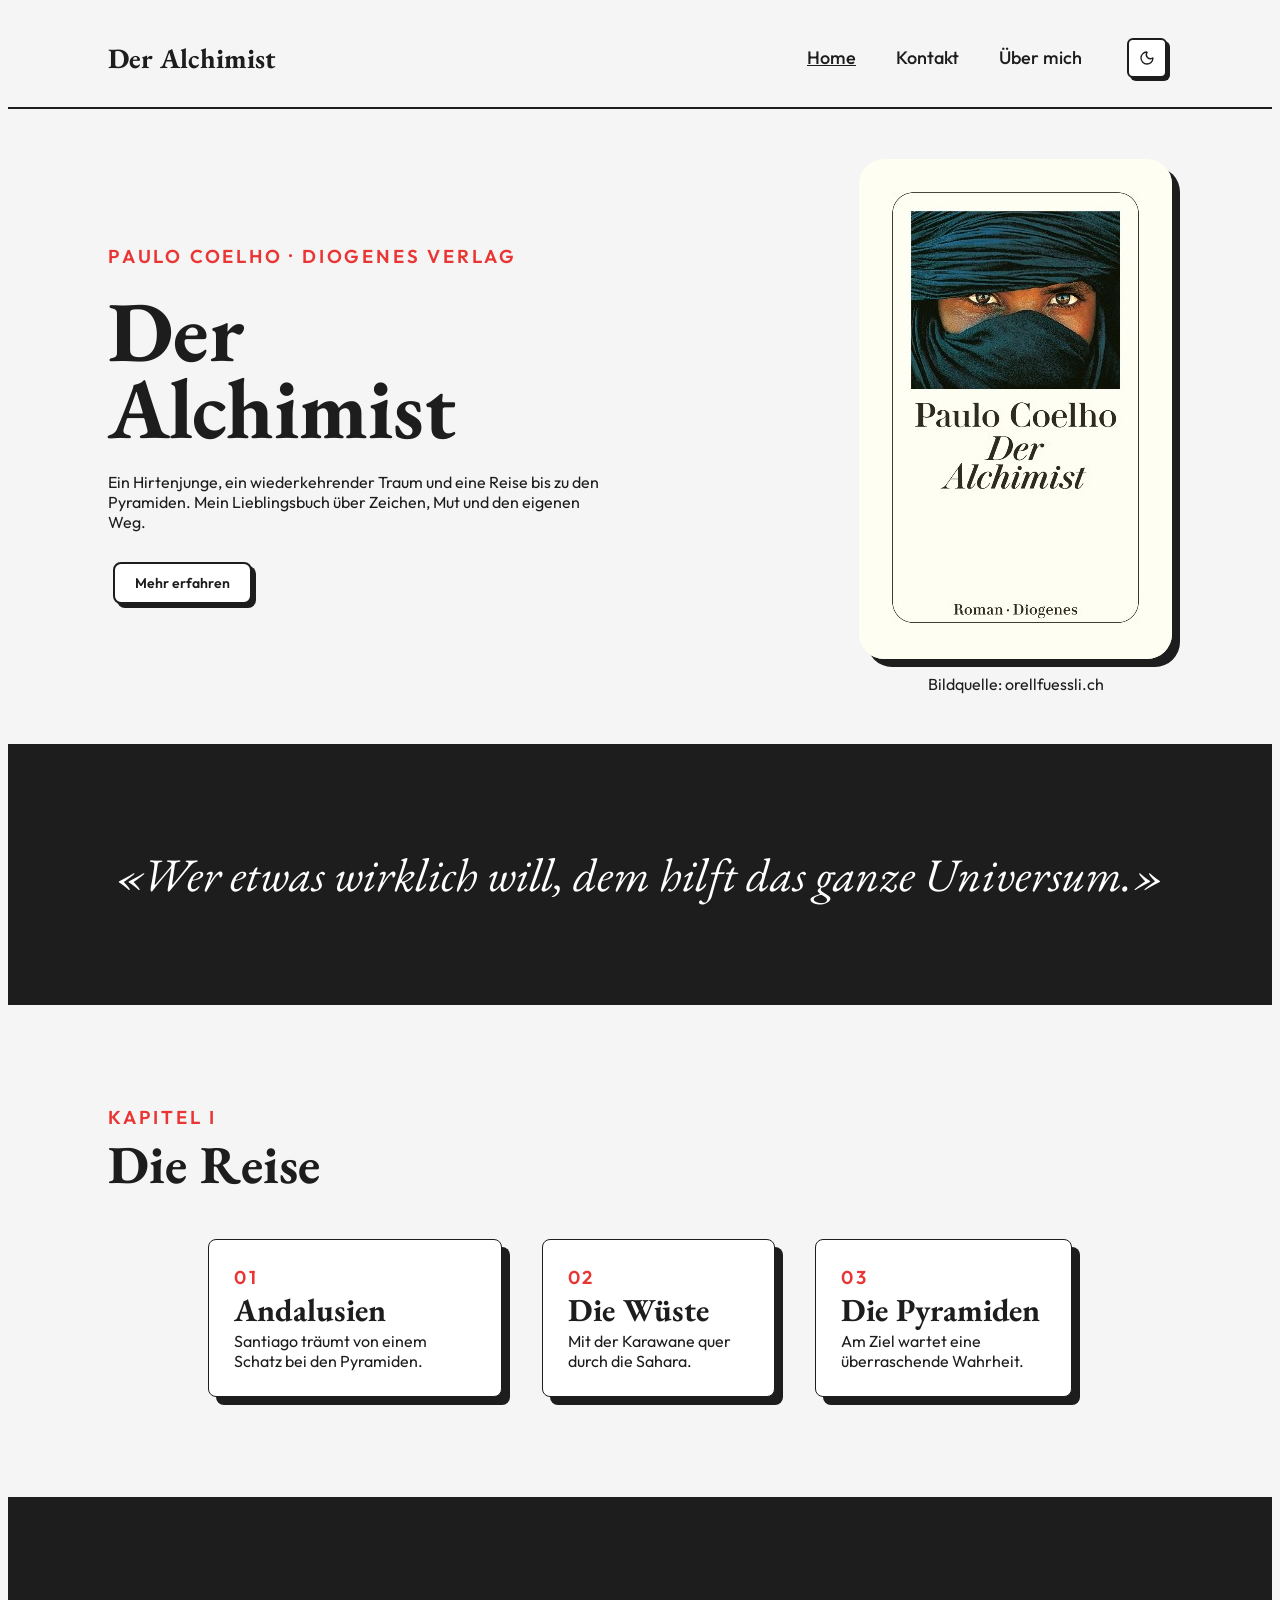
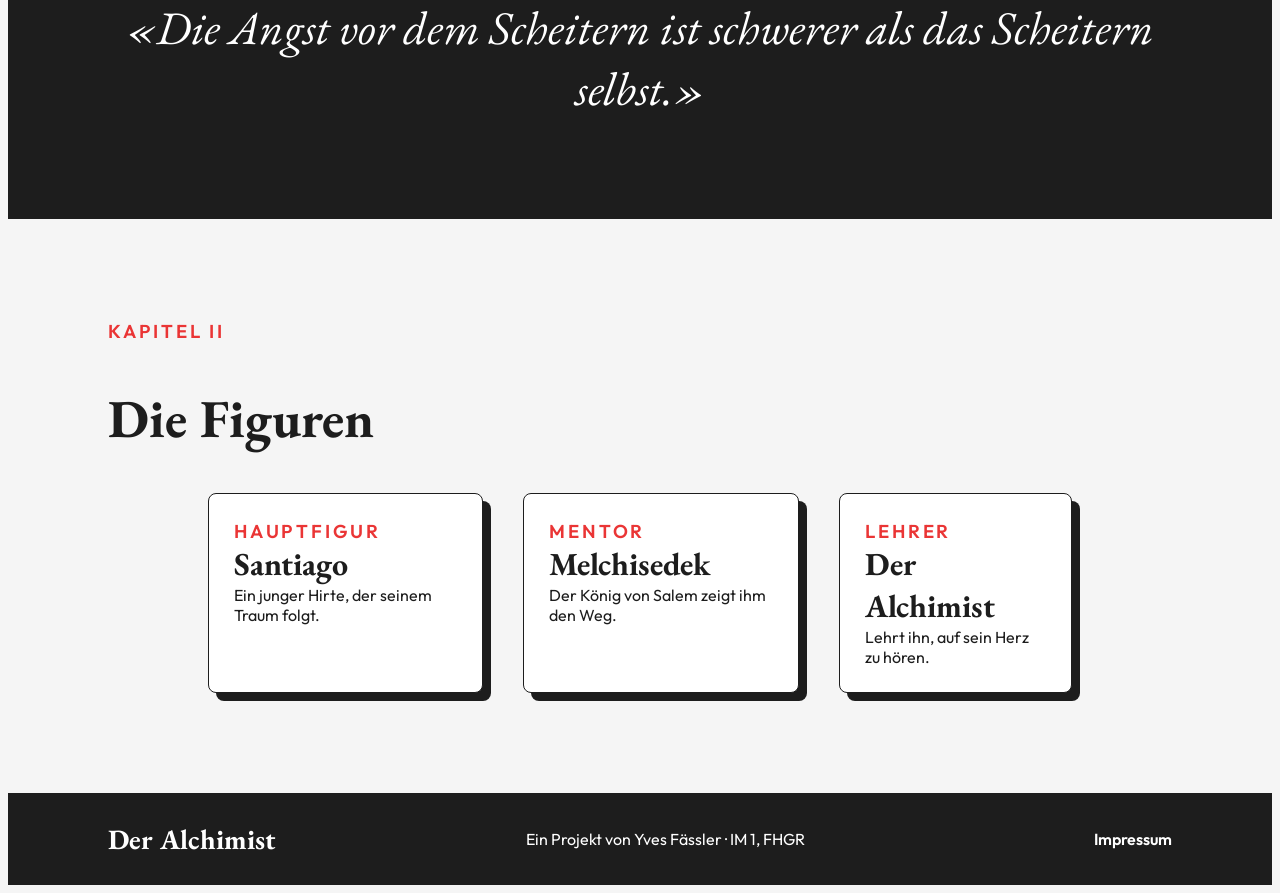
<file: index.html>
<!doctype html>
<html lang="de">
<head>
    <meta charset="UTF-8">
    <meta name="viewport"
          content="width=device-width, user-scalable=no, initial-scale=1.0, maximum-scale=1.0, minimum-scale=1.0">
    <meta http-equiv="X-UA-Compatible" content="ie=edge">
    <meta name="robots" content="nofollow, noindex">
    <title>Home | Der Alchimist</title>

    <link rel="stylesheet" href="css/style.css">
    <script src="js/script.js" defer></script>

</head>

<body>

    <header class="nav">
        <a href="index.html" class="logo">
            Der Alchimist
        </a>
        <div class="menu">
            <ul class="nav">
                <li>
                    <a class="active" href="index.html">Home</a>
                </li>
                <li>
                    <a href="kontakt.html">Kontakt</a>
                </li>
                <li>
                    <a href="ueber-mich.html">Über mich</a>
                </li>
            </ul>

            <!-- Light/Darkmode Button -->
            <button id="theme-toggle" class="button theme-button" aria-label="Farbmodus wechseln">
                <svg class="icon-moon" xmlns="http://www.w3.org/2000/svg" width="24" height="24" viewBox="0 0 24 24" fill="none" stroke="currentColor" stroke-width="2" stroke-linecap="round" stroke-linejoin="round"><path d="M20.985 12.486a9 9 0 1 1-9.473-9.472c.405-.022.617.46.402.803a6 6 0 0 0 8.268 8.268c.344-.215.825-.004.803.401"/></svg>
                <svg class="icon-sun" xmlns="http://www.w3.org/2000/svg" width="24" height="24" viewBox="0 0 24 24" fill="none" stroke="currentColor" stroke-width="2" stroke-linecap="round" stroke-linejoin="round"><circle cx="12" cy="12" r="4"/><path d="M12 2v2"/><path d="M12 20v2"/><path d="m4.93 4.93 1.41 1.41"/><path d="m17.66 17.66 1.41 1.41"/><path d="M2 12h2"/><path d="M20 12h2"/><path d="m6.34 17.66-1.41 1.41"/><path d="m19.07 4.93-1.41 1.41"/></svg>
            </button>


        </div>
    </header>

    <div class="hero-section">
        <div class="hero-content">
            <p class="uebertitel">Paulo Coelho · Diogenes Verlag</p>
            <h1>Der<br>Alchimist</h1>
            <p>Ein Hirtenjunge, ein wiederkehrender Traum und eine
                Reise bis zu den Pyramiden. Mein Lieblingsbuch über
                Zeichen, Mut und den eigenen Weg.</p>
            <a class="button" href="#quote1">Mehr erfahren</a>
        </div>
        <div class="hero-img">
            <img class="hero-image" src="img/alchimist-buchcover.jpg" alt="Buchcover Der Alchimist">
            <p>Bildquelle: orellfuessli.ch</p>
        </div>
    </div>

    <div class="quote-div" id="quote1">
        <p class="quote-txt">«Wer etwas wirklich will, dem hilft das ganze Universum.»</p>
    </div>

    <div class="abschnitt">
        <div>
            <p class="uebertitel">Kapitel I</p>
            <h2>Die Reise</h2>
        </div>
        <div class="card-section">
            <div class="card">
                <p class="uebertitel">01</p>
                <h3>Andalusien</h3>
                <p>Santiago träumt von einem Schatz bei den Pyramiden.</p>
            </div>

            <div class="card">
                <p class="uebertitel">02</p>
                <h3>Die Wüste</h3>
                <p>Mit der Karawane quer durch die Sahara.</p>
            </div>

            <div class="card">
                <p class="uebertitel">03</p>
                <h3>Die Pyramiden</h3>
                <p>Am Ziel wartet eine überraschende Wahrheit.</p>
            </div>
        </div>
    </div>

    <div class="quote-div">
        <p class="quote-txt">«Die Angst vor dem Scheitern ist schwerer als das Scheitern selbst.»</p>
    </div>

    <div class="abschnitt">
        <p class="uebertitel">Kapitel II</p>
        <h2>Die Figuren</h2>

        <div class="card-section">
            <div class="card">
                <p class="uebertitel">Hauptfigur</p>
                <h3>Santiago</h3>
                <p>Ein junger Hirte, der seinem Traum folgt.</p>
            </div>

            <div class="card">
                <p class="uebertitel">Mentor</p>
                <h3>Melchisedek</h3>
                <p>Der König von Salem zeigt ihm den Weg.</p>
            </div>

            <div class="card">
                <p class="uebertitel">Lehrer</p>
                <h3>Der Alchimist</h3>
                <p>Lehrt ihn, auf sein Herz zu hören.</p>
            </div>
        </div>
    </div>


<!-- JS Link -->
    <script src="js/script.js"></script>
<!-- JS Link ENDE -->


</body>

<footer>
    <a href="index.html" class="logo">
        Der Alchimist
    </a>
    <p class="footertxt">Ein Projekt von Yves Fässler · IM 1, FHGR</p>
    <ul>
        <li>
            <a class="impressumlink" href="ueber-mich.html">Impressum</a>
        </li>
    </ul>
</footer>
</html>
</file>
<file: css/style.css>
/* Lightmode (Standard) */
:root {
    --primary: #EA3535;
    --background: #F5F5F5;
    --surface: #FFFFFF;
    --text: #1D1D1D;
    --shadow: #1D1D1D;
    --card: #FFFFFF;
    --text-card: #1D1D1D;
}

/* Darkmode Farben */
.dark {
    --primary: #FF5252;
    --background: #121212;
    --surface: #1D1D1D;
    --text: #F5F5F5;
    --shadow: #FF5252;
    --card: #F5F5F5;
    --text-card: #1D1D1D;
}

/*Hintergrundfarbe Webseite*/
html {
    background-color: var(--background);
}



/*Schriftarten Hinzufügen*/
@font-face {
    font-family: "Outfit";
    src: url("../fonts/Outfit-VariableFont_wght.ttf");
    font-weight: 100 900;
}
@font-face {
    font-family: "EB Garamond";
    src: url("../fonts/EBGaramond-VariableFont_wght.ttf");
    font-weight: 100 900;
}
@font-face {
    font-family: "EB Garamond Italic";
    src: url("../fonts/EBGaramond-Italic-VariableFont_wght.ttf");
    font-weight: 100 900;
}

/*Komponenten*/

header {
    border-bottom: 2px solid var(--text);
    padding: 20px 100px 20px 100px;
    position: sticky;
    top: 0;
    background: var(--background);
    z-index: 10;
}

footer {
    display: flex;
    flex-direction: row;
    padding: 20px 100px 20px 100px;
    justify-content: space-between;
    align-items: center;
    background-color: var(--text);

    ul {
        list-style: none;
    }

    .logo {
        color: var(--card)!important;
    }
}
.footertxt {
    color: var(--card)!important;
}
.impressumlink {
    text-decoration: none;
    color: var(--card);
    font-family: Outfit, sans-serif;
    font-size: 16px;
    font-weight: 600;
}



/*Navigationselemente*/
.menu {
    display: flex;
    flex-direction: row;
    align-items: center;
    gap: 40px;
}

.nav {
    display: flex;
    flex-direction: row;
    align-items: center;
    justify-content: space-between;



    ul {
        list-style: none;
        font-family: "Outfit", sans-serif;
        font-weight: 500;
        font-size: 18px;

        display: flex;
        flex-direction: row;
        gap: 40px;

        a{
            color: var(--text);
            text-decoration: none;

        }
        a.active {
            text-decoration: underline!important;
        }
    }
}

.logo {
    font-family: "EB Garamond", serif;
    font-weight: 700;
    font-size: 28px;
    text-decoration: none;
    color: var(--text);
}

.uebertitel{
    font-family: "Outfit", sans-serif;
    font-weight: 600;
    font-size: 14pt;
    color: var(--primary);
    text-transform: uppercase;
    letter-spacing: 0.15em;
    padding: 0;
    margin: 0;
}
h1 {
    font-family: "EB Garamond", serif;
    font-weight: 700;
    font-size: 64pt;
    line-height: 0.9;
    color: var(--text);
    padding: 0;
    margin: 0;
}

h2 {
    font-family: "EB Garamond", serif;
    font-weight: 700;
    font-size: 40pt;
    color: var(--text);
    padding: 0;
    margin: 0;
}

h3 {
    font-family: "EB Garamond", serif;
    font-weight: 700;
    font-size: 24pt;
    color: var(--text);
    padding: 0;
    margin: 0;
}

/*Fliesstext*/
p {
    font-family: "Outfit", sans-serif;
    font-weight: 400;
    font-size: 12pt;
    color: var(--text);
    padding: 0;
    margin: 0;
}

/*Theme Button*/

/*Normaler Button*/
.button {
    display: inline-block;
    margin: 5px;
    font-family: "Outfit", sans-serif;
    font-weight: 600;
    font-size: 14px;
    text-decoration: none;
    color: var(--text);
    background: var(--surface);
    border: 2px solid var(--text);
    border-radius: 8px;
    padding: 10px 20px;
    box-shadow: 4px 4px 0 var(--shadow);
    cursor: pointer;
    transition: transform 0.15s ease, box-shadow 0.15s ease;
    width: fit-content;
}

.button:hover {
    transform: translate(-2px, -2px);
    box-shadow: 6px 6px 0 var(--shadow);
}
/*wenn button gedrückt wird*/
.button:active {
    transform: translate(4px, 4px);
    box-shadow: 0 0 0 var(--shadow);
}
/*Normales CSS für HOME*/
 .hero-section {
     display: flex;
     flex-direction: row;
     justify-content: space-between;
     align-items: center;
     padding:  50px 100px 50px 100px;
     gap: 250px;

     img {
         border-radius: 25px;
         box-shadow: 8px 8px 0 var(--shadow);
     }
 }
 .hero-content {
     display: flex;
     flex-direction: column;
     gap: 25px;
 }
 .hero-img {
     display: flex;
     flex-direction: column;
     align-items: center;
     justify-content: center;
     gap: 15px;
 }
 .quote-div {
     scroll-margin-top: 32px;
     background-color: var(--text);
     padding: 100px 50px 100px 50px;
 }
.quote-txt {
    font-family: "EB Garamond Italic", serif;
    font-size: 35pt;
    color: var(--surface);
    text-align: center;
}
.abschnitt {
    display: flex;
    padding: 100px;
    flex-direction: column;
    gap: 40px;
}
.card-section {
    display: flex;
    flex-direction: row;
    gap: 40px;
    padding: 0 100px 0 100px;
}

.card {
    background-color: var(--card);
    box-shadow: 8px 8px 0 var(--shadow);
    padding: 25px;
    border: 1px solid var(--text);
    border-radius: 8px;
}

/* Theme Button Light Dark mode*/

/*Theme Button*/
.theme-button {
    display: flex;
    align-items: center;
    justify-content: center;
    padding: 10px;
    border-radius: 6px;
    box-shadow: 3px 3px 0 var(--shadow);
}

.theme-button svg {
    width: 16px;
    height: 16px;
}

.theme-button:hover {
    transform: translate(-1px, -1px);
    box-shadow: 4px 4px 0 var(--shadow);
}

.theme-button:active {
    transform: translate(3px, 3px);
    box-shadow: 0 0 0 var(--shadow);
}

/* Lightmode: Mond zeigen */
.icon-sun { display: none; }

/* Darkmode: Sonne zeigen */
.dark .icon-sun  { display: block; }
.dark .icon-moon { display: none; }
</file>
